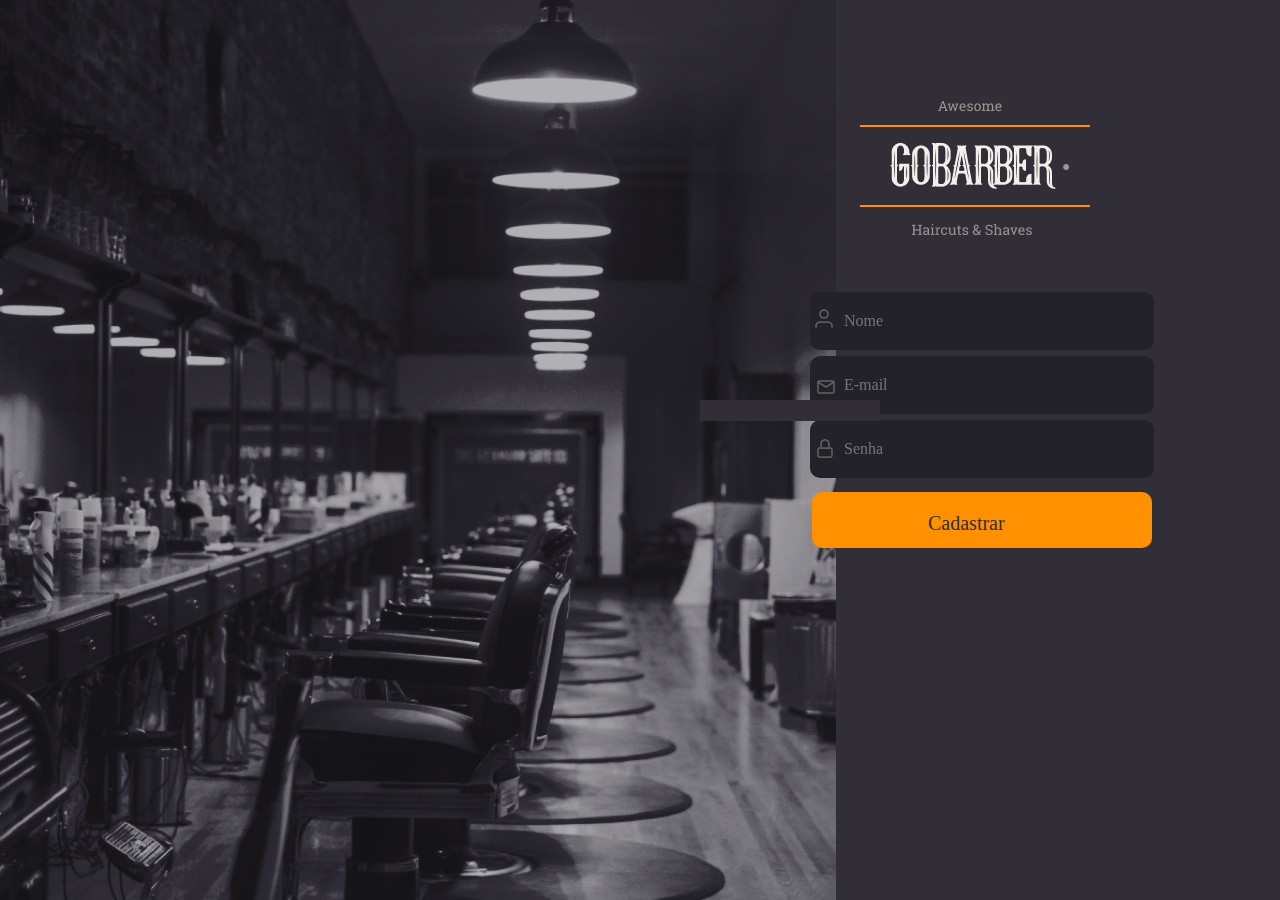
<file: index.html>
<!DOCTYPE html>
<html lang="en">
<head>
    <meta charset="UTF-8">
    <meta http-equiv="X-UA-Compatible" content="IE=edge">
    <meta name="viewport" content="width=device-width, initial-scale=1.0">
    <title>Barber Registration | Page</title>
    <link rel="stylesheet" href="./styles/reset.css" />
    <link rel="stylesheet" href="./styles/styles.css" />
</head>
<body>
    <main>
        <div class="container">
            <div>
                <figure class="image-container">
                  <img
                    class="side-image"
                    src="./images/Imagem.png"
                    alt="Barber Image"
                  />
                </figure>
              </div>
              <div>
                <figure class="second-image-container">
                  <img
                    class="second-side-image"
                    src="./images/Awesome.png"
                    alt="Awesome Icon"
                  />
                </figure>
                <div class="bottom-line"></div>
              </div>
              <div>
                <figure class="first-point-container">
                  <img
                    class="left-side-point"
                    src="./images/Ellipse 2.png"
                    alt="Point Icon"
                  />
                </figure>
              </div>
              <div>
                <figure class="third-image-container">
                  <img
                    class="third-side-image"
                    src="./images/GoBarber.png"
                    alt="Go Barber Icon"
                  />
                </figure>
                <div>
                    <figure class="second-point-container">
                      <img
                        class="right-side-point"
                        src="./images/Ellipse 2.png"
                        alt="Second Point Icon"
                      />
                    </figure>
                  </div>
                  <div>
                    <figure class="bottom-line-container">
                        <img
                          class="bottom-down"
                          src="./images/Rectangle.png"
                          alt="Second Line Icon"
                        />
                    </figure>
                  </div>
              <div>
                <figure class="fourth-image-container">
                  <img
                    class="fourth-side-image"
                    src="./images/Haircuts & Shaves.png"
                    alt="Haircuts Icon"
                  />
                </figure>
              </div>
              <form action="#" id="information-form">
                <img id="icon-name" src="./images/head-name.png" alt="Icone Name">
                <img id="icon-body-name" src="./images/body-name.png" alt="Icone Name">
                <input
                  type="name"
                  placeholder="        Nome"
                  name="name"
                  id="name"
                  required
                />
              </form>   
              <div>
              <form action="#" id="second-form">
                <img id="icon-email" src="./images/triang-email.png" alt="Icone Email">
                <img id="icon-body-email" src="./images/body-email.png" alt="Icone Email">
                <input
                  type="email"
                  placeholder="        E-mail"
                  name="email"
                  id="email"
                  required
                />
              </form>
            </div>      
            <div>
              <form action="#" id="third-form">
                <img id="icon-password" src="./images/cabeça-cadeado.png" alt="Icone Senha">
                <img id="icon-body-password" src="./images/body-cadead.png" alt="Icone Senha">
                <input
                  type="senha"
                  placeholder="        Senha"
                  name="senha"
                  id="senha"
                  required
                />
              </form>
            </div>     
            <div id="cadastro-button">            
              <button type="submit">Cadastrar</button>
            </form>
          </div> 
          <div  id="back-login">
            <button  id="back-button" onclick="Voltar">←    Voltar para o login</button>
          </div>           
        </div>
      </main>
</body>
</html>
</file>
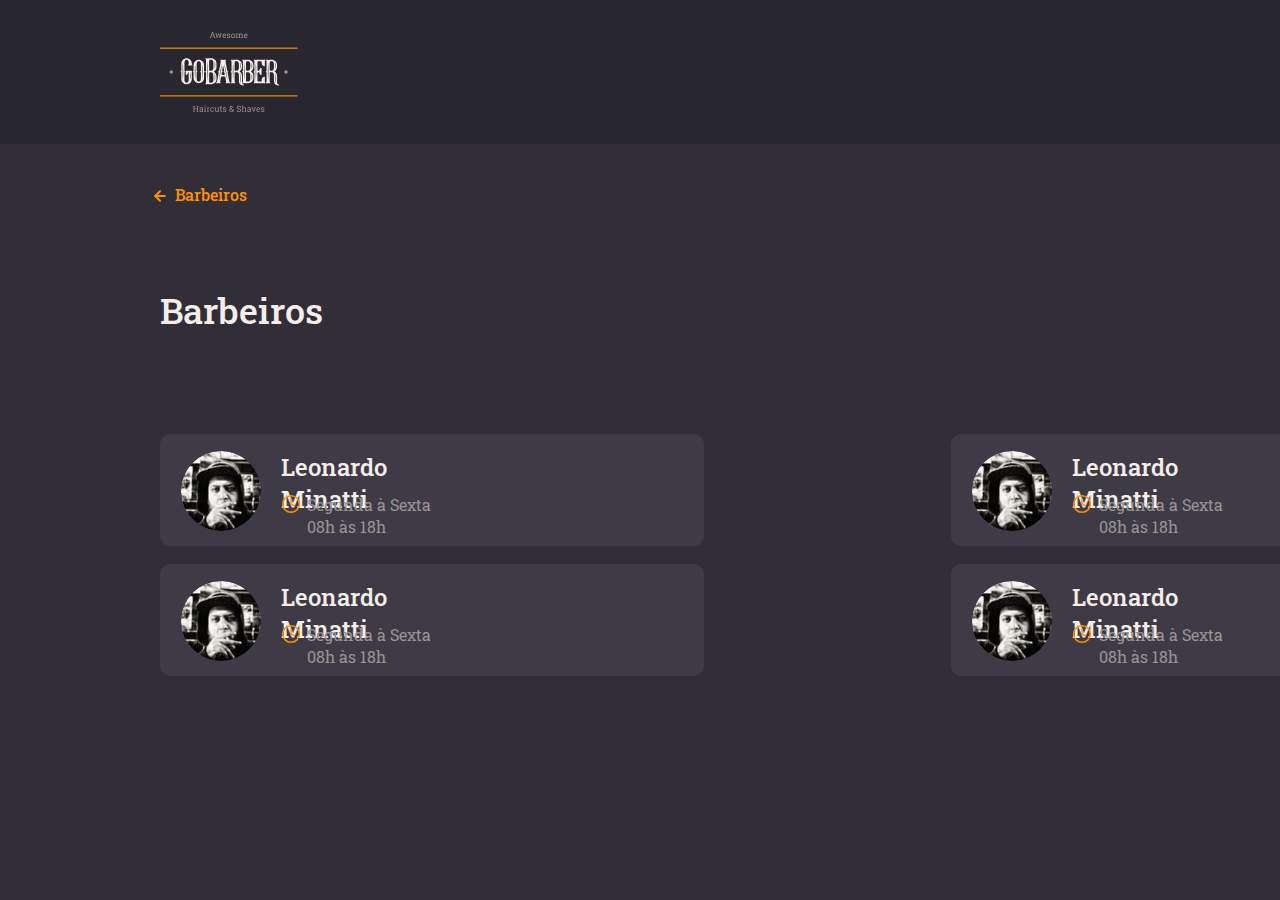
<file: pages/barbeiros.html>
<!DOCTYPE html>
<html lang="en">
<head>
    <meta charset="UTF-8">
    <meta http-equiv="X-UA-Compatible" content="IE=edge">
    <meta name="viewport" content="width=device-width, initial-scale=1.0">
    <title>GoBarber - Barbeiros | Page</title>
    <link rel="stylesheet" href="../styles/reset.css" />
    <link rel="stylesheet" href="../styles/barbeiros.css" />
    <link rel="preconnect" href="https://fonts.googleapis.com">
    <link rel="preconnect" href="https://fonts.gstatic.com" crossorigin>
    <link href="https://fonts.googleapis.com/css2?family=Roboto+Slab&family=Roboto:ital,wght@1,300&display=swap" rel="stylesheet">
</head>
<body>
            <header>
                <figure>
                    <img src="../assets/images-barbeiros/logo.svg" id="logo-gobarber" alt="Logo Gobarber">
                </figure>
                <div class="content">
                    <figure>
                        <img src="../assets/images-barbeiros/foto-login.png" id="login-picture" alt="Foto de Perfil - Login">
                    </figure>
                    <p class="text-welcome">Bem vindo,</p>
                    <p class="name-profile">Tiago Luchtenberg</p>
                    <img src="../assets/icons-barbeiros/icon-sair.svg" id="icon-out" alt="Icone Sair">
                </div>
            </header>
         <figure>
           <img src="../assets/icons-barbeiros/arrow-left.svg" id="arrow-left" alt="Icone Seta para esquerda">  
         </figure>
         <p class="text-barbeiros">Barbeiros</p>
         <h1>Barbeiros</h1>
         <div class="wrapper">
         <div class="container">
            <img src="../assets/images-barbeiros/picture-leonardo.png" id="picture-leonardo" alt="Foto Leonardo Minatti">
            <p class="text-name">Leonardo Minatti</p>
            <img src="../assets/icons-barbeiros/icon-relogio.svg" id="icon-clock" alt="Icone Relogio">
            <p class="week-days">Segunda à Sexta</p>
            <p class="number-hour">08h às 18h</p>
            </div>
             <div class="container-2">
                <img src="../assets/images-barbeiros/picture-leonardo.png" id="picture-leonardo" alt="Foto Leonardo Minatti">
                <p class="text-name">Leonardo Minatti</p>
                <img src="../assets/icons-barbeiros/icon-relogio.svg" id="icon-clock" alt="Icone Relogio">
                <p class="week-days">Segunda à Sexta</p>
                <p class="number-hour">08h às 18h</p>
                </div>
                <div class="container-3">
                    <img src="../assets/images-barbeiros/picture-leonardo.png" id="picture-leonardo" alt="Foto Leonardo Minatti">
                    <p class="text-name">Leonardo Minatti</p>
                    <img src="../assets/icons-barbeiros/icon-relogio.svg" id="icon-clock" alt="Icone Relogio">
                    <p class="week-days">Segunda à Sexta</p>
                    <p class="number-hour">08h às 18h</p>
                    </div>
                    <div class="container-4">
                        <img src="../assets/images-barbeiros/picture-leonardo.png" id="picture-leonardo" alt="Foto Leonardo Minatti">
                        <p class="text-name">Leonardo Minatti</p>
                        <img src="../assets/icons-barbeiros/icon-relogio.svg" id="icon-clock" alt="Icone Relogio">
                        <p class="week-days">Segunda à Sexta</p>
                        <p class="number-hour">08h às 18h</p>
                        </div>
                    </div>
</body>
</html>
</file>
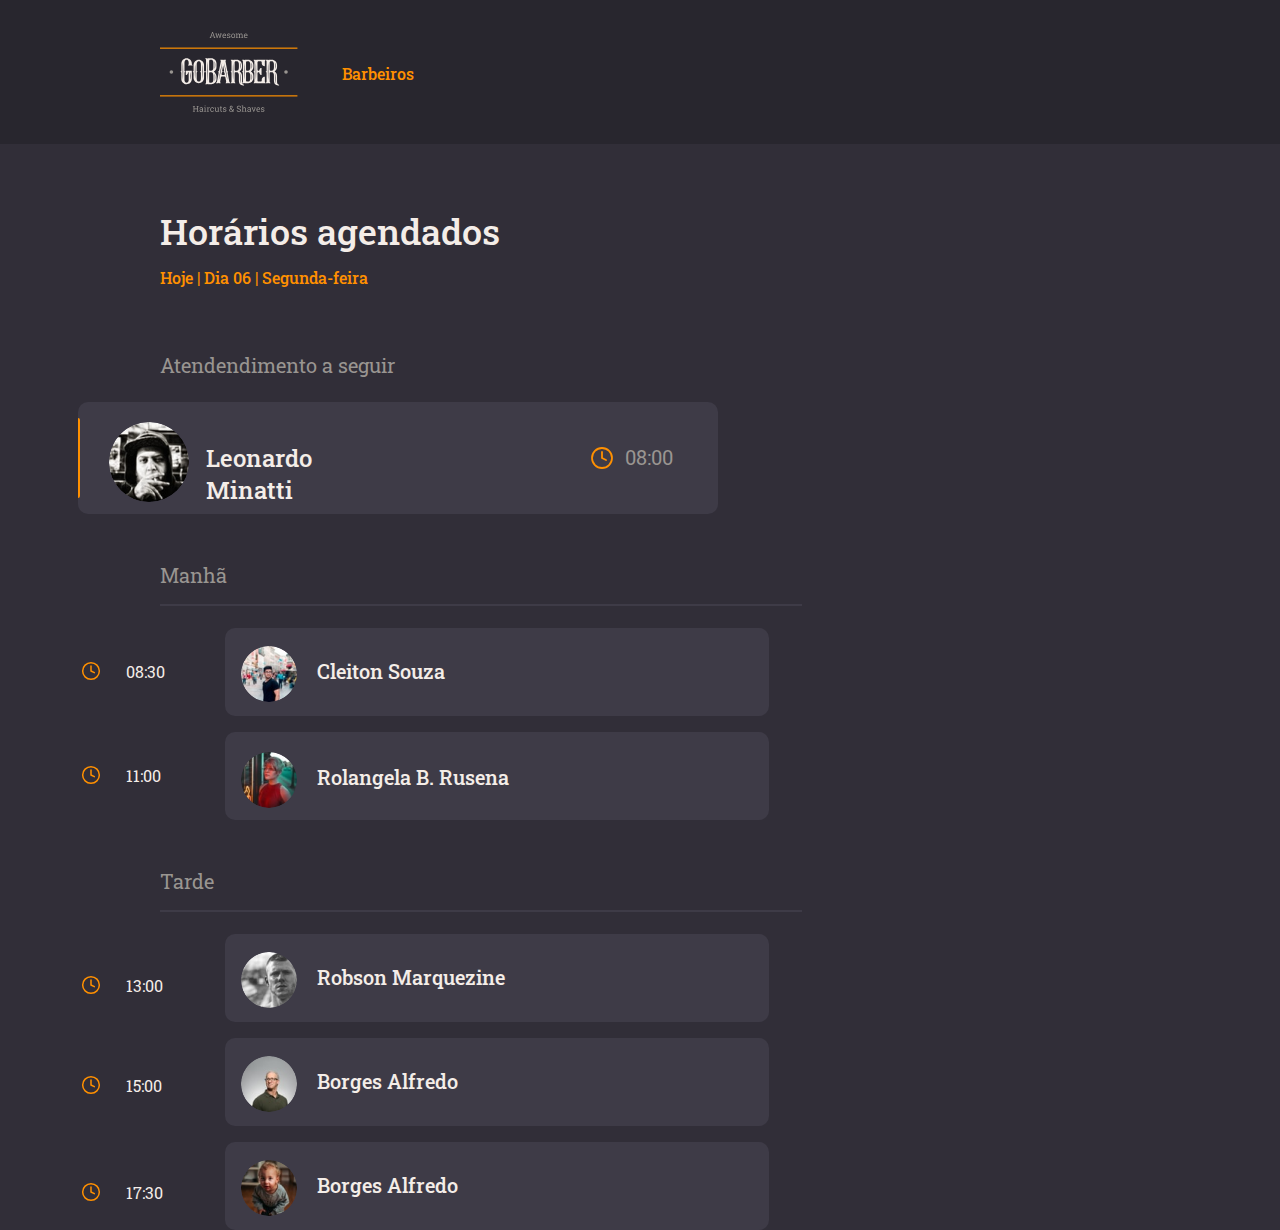
<file: pages/dashboard.html>
<!DOCTYPE html>
<html lang="en">
<head>
    <meta charset="UTF-8">
    <meta http-equiv="X-UA-Compatible" content="IE=edge">
    <meta name="viewport" content="width=device-width, initial-scale=1.0">
    <title>GoBarber Agendamentos | Page </title>
    <link rel="stylesheet" href="../styles/reset.css" />
    <link rel="stylesheet" href="../styles/dashboard.css" />
    <link rel="preconnect" href="https://fonts.googleapis.com">
    <link rel="preconnect" href="https://fonts.gstatic.com" crossorigin>
    <link href="https://fonts.googleapis.com/css2?family=Roboto+Slab&family=Roboto:ital,wght@1,300&display=swap" rel="stylesheet">
</head>
<body>
    <header>
        <figure>
            <img src="../assets/images-dashboard/logo.svg" id="logo-gobarber" alt="Logo Gobarber">
        </figure>
        <p class="text-barbeiros">Barbeiros</p>
        <div class="content">
            <img src="../assets/images-dashboard/foto-login.png" id="login-picture" alt="Foto Perfil de Login">
            <p class="text-welcome">Bem vindo,</p>
            <p class="name-profile">Tiago Luchtenberg</p>
            <img src="../assets/icons-dashboard/icon-sair.svg" id="icon-out" alt="Icone Sair">
        </div>
     </header>
     <main>
         <h1>Horários agendados</h1>
         <span class="text-data">Hoje  |  Dia 06  |  Segunda-feira</span>
            <span class="text-agenda">Atendendimento a seguir</span>
            <div class="container">
            <img src="../assets/images-dashboard/foto-leonardo.png" id="foto-leonardo" alt="Foto Leonardo Minatti">
            <p class="text-name">Leonardo Minatti</p>
            <img src="../assets/icons-dashboard/icon-relogio.svg" id="icon-clock" alt="Icone Relogio">
            <p class="number-hour">08:00</p>
            </div>
            <div class="orange-line"></div>
            <h1 class="text-morning">Manhã</h1>
            <div class="grey-first-line"></div>
            <div class="customers-hours">
            <figure>
                <img src="../assets/images-dashboard/foto-cleiton.png" id="picture-costumer-cleiton" alt="Foto do Cliente Cleiton">
            </figure>
            <p class="costumer-first-name">Cleiton Souza</p>
            </div>
            <div class="costumer-time">
            <figure>
                <img src="../assets/icons-dashboard/icon-relogio.svg" id="icon-time" alt="Icone de Relogio">
            </figure>
            <p class="number-time">08:30</p>
         </div>
         <div class="second-customers-hours">
            <figure>
                <img src="../assets/images-dashboard/foto-rosangela.png" id="picture-costumer-rosangela" alt="Foto do Cliente Rosangela">
            </figure>
            <p class="costumer-second-name">Rolangela B. Rusena</p>
            </div>
            <div class="second-costumer-time">
            <figure>
                <img src="../assets/icons-dashboard/icon-relogio.svg" id="icon-time-2" alt="Icone de Relogio">
            </figure>
            <p class="number-time-2">11:00</p>
         </div>
            <h1 class="text-afternoon">Tarde</h1>
            <div class="grey-second-line"></div>
            <div class="third-customers-hours">
            <figure>
                <img src="../assets/images-dashboard/foto-robson.png" id="picture-costumer-robson" alt="Foto do Cliente Robson">
            </figure>
            <p class="costumer-third-name">Robson Marquezine</p>
            </div>
            <div class="third-costumer-time">
            <figure>
                <img src="../assets/icons-dashboard/icon-relogio.svg" id="icon-time-3" alt="Icone de Relogio">
            </figure>
            <p class="number-time-3">13:00</p>
            </div>
            <div class="fourth-customers-hours">
            <figure>
                <img src="../assets/images-dashboard/foto-borges.png" id="picture-costumer-borges" alt="Foto do Cliente Borges">
            </figure>
            <p class="costumer-fourth-name">Borges Alfredo</p>
            </div>
            <div class="fourth-costumer-time">
            <figure>
                <img src="../assets/icons-dashboard/icon-relogio.svg" id="icon-time-4" alt="Icone de Relogio">
            </figure>
            <p class="number-time-4">15:00</p>
            </div>
            <div class="fifth-customers-hours">
            <figure>
                <img src="../assets/images-dashboard/foto-diego.png" id="picture-costumer-diego" alt="Foto do Cliente Diego">
            </figure>
            <p class="costumer-fifth-name">Borges Alfredo</p>
            </div>
            <div class="fifth-costumer-time">
            <figure>
                <img src="../assets/icons-dashboard/icon-relogio.svg" id="icon-time-5" alt="Icone de Relogio">
            </figure>
            <p class="number-time-5">17:30</p>
         </div>
    </main>
</body>
</html>
</file>
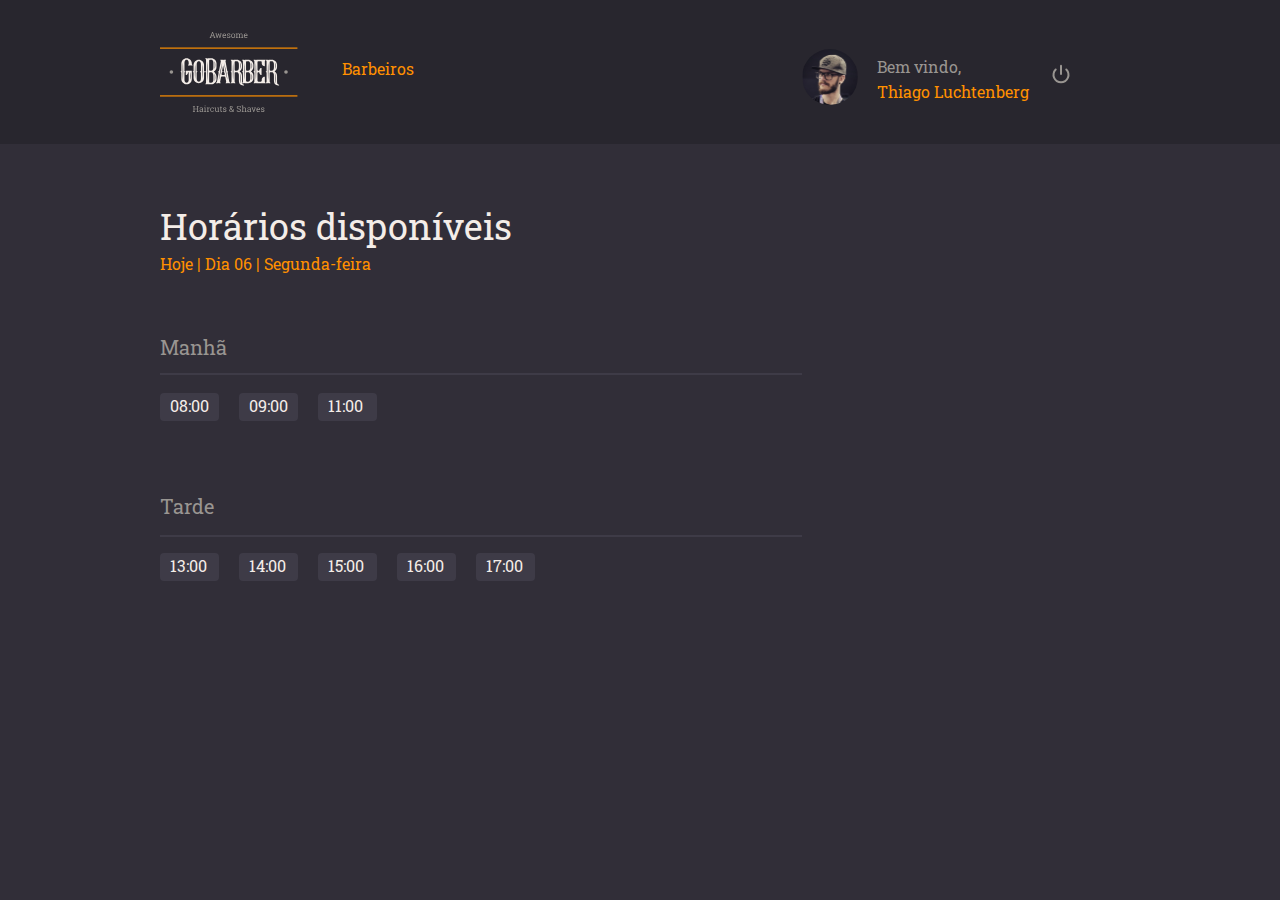
<file: pages/horarios.html>
<!DOCTYPE html>
<html lang="en">
<head>
    <meta charset="UTF-8">
    <meta http-equiv="X-UA-Compatible" content="IE=edge">
    <meta name="viewport" content="width=device-width, initial-scale=1.0">
    <title>Gobarber - Horários Disponíveis | Page </title>
    <link rel="stylesheet" href="../styles/reset.css" />
    <link rel="stylesheet" href="../styles/horarios.css" />
    <link rel="preconnect" href="https://fonts.googleapis.com">
    <link rel="preconnect" href="https://fonts.gstatic.com" crossorigin>
    <link href="https://fonts.googleapis.com/css2?family=Roboto+Slab&family=Roboto:ital,wght@1,300&display=swap" rel="stylesheet">
</head>
<body>
   <header>
       <figure>
           <img src="../assets/images-horarios/logo.svg" id="logo" alt="Logo Go Barber">
       </figure>
       <nav class="container">
           <ul class="menu-items">
               <li>Barbeiros</li>
           </ul>    
       <div class="menu-profile">
           <figure>
               <img src="../assets/images-horarios/foto-perfil.png" id="profile-picture" alt="Imagem de Perfil">
               <div class="welcome">
                   <p id="text-bem-vindo">Bem vindo,</p> <p id="profile-name">Thiago Luchtenberg</p>
               </div>
               <img src="../assets/icons-horarios/icon-sair.svg" id="out-buttom" alt="Botão Sair">
           </figure>
       </div>    
       </nav>
   </header>
   <div class="content">     
       <div class="wrapper">    
               <h1 class="agenda">
                   Horários disponíveis
               </h1>
               <span class="today-date">Hoje  |  Dia 06  |  Segunda-feira</span>
               <p id="grey-morning">Manhã</p>
               <div class="first-grey-line"></div>
               <div class="principais-horarios">
                       <div class="horarios">
                           <p id="horarios-agenda">08:00</p>
                       </div>
                       <div class="horarios">
                           <p id="horarios-agenda">09:00</p>
                       </div>
                       <div class="horarios">
                           <p id="horarios-agenda">11:00</p>
                       </div>
                       <p id="grey-afternoon">Tarde</p>
                       <div class="second-grey-line"></div>
                       <div class="horarios">
                           <p id="horarios-agenda">13:00</p>
                       </div>
                       <div class="horarios">
                           <p id="horarios-agenda">14:00</p>
                       </div>
                       <div class="horarios">
                           <p id="horarios-agenda">15:00</p>
                       </div>
                       <div class="horarios">
                           <p id="horarios-agenda">16:00</p>
                       </div>
                       <div class="horarios">
                           <p id="horarios-agenda">17:00</p>
                       </div>
               </div>
       </div>
   </div>
</body>
</html>
</file>
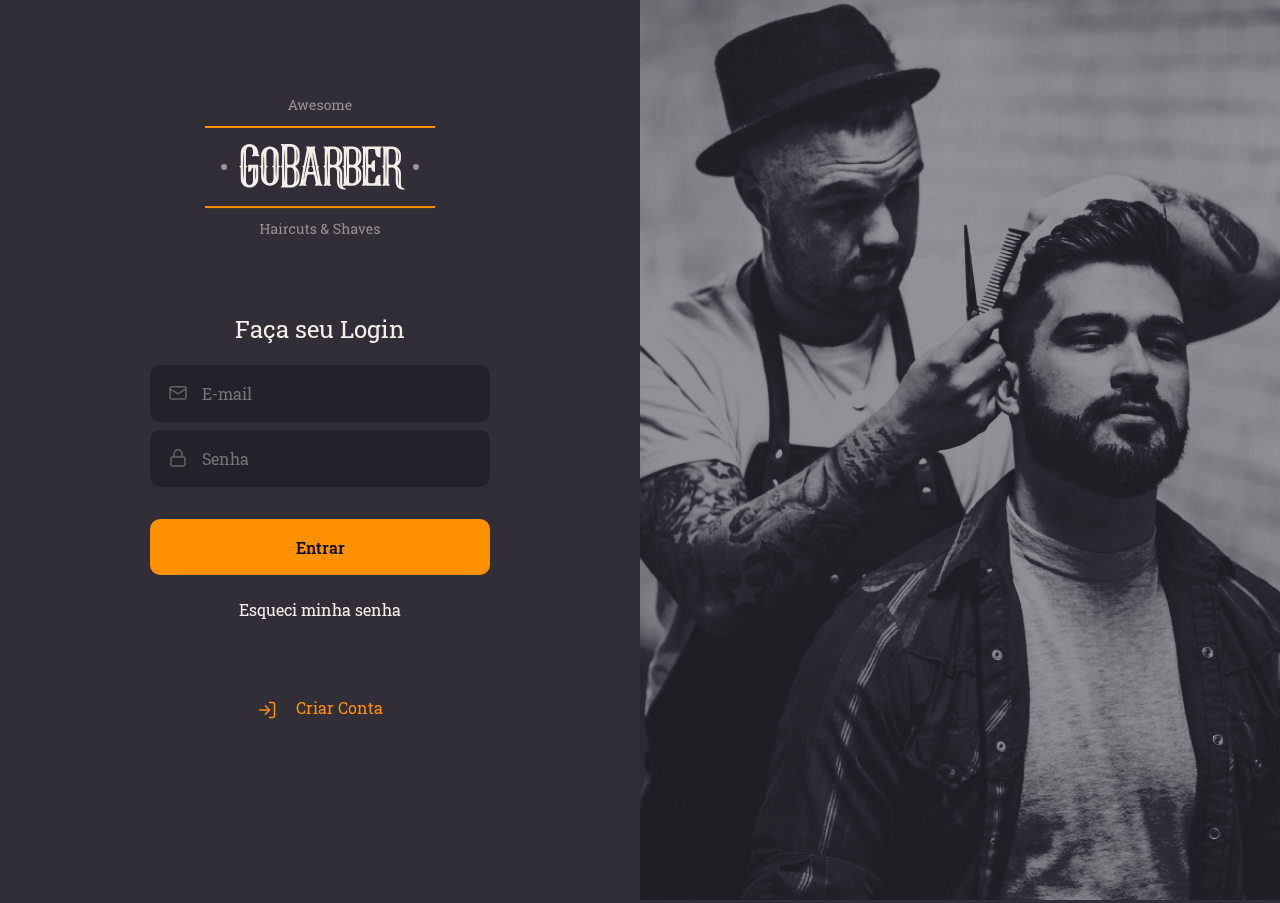
<file: pages/logon.html>
<!DOCTYPE html>
<html lang="en">
<head>
    <meta charset="UTF-8">
    <meta http-equiv="X-UA-Compatible" content="IE=edge">
    <meta name="viewport" content="width=device-width, initial-scale=1.0">
    <title>GoBarber | Logon Page</title>
    <link rel="stylesheet" href="../styles/reset.css" />
    <link rel="stylesheet" href="../styles/logon.css" />
    <link rel="preconnect" href="https://fonts.googleapis.com">
    <link rel="preconnect" href="https://fonts.gstatic.com" crossorigin>
    <link href="https://fonts.googleapis.com/css2?family=Roboto+Slab&family=Roboto:ital,wght@1,300&display=swap" rel="stylesheet">
</head>
<body>
  <main>
    <div class="container">
        <div class="content">
            <div class="wrapper">
              <div class="content-container">
                <figure class="logo">
                  <img src="../assets/images-logon/logo.svg" alt="Logo Go Barber" />
                </figure>
                <h1>Faça seu Login</h1>
            <form action="#" id="login-box">
              <div class="input-box">
                <img
                  class="box-icon"
                  src="../assets/icons-logon/email.svg"
                  alt=""
                />
                <input
                  type="email"
                  name="email"
                  id="email"
                  placeholder="E-mail"
                  required
                />
              </div>
              <div class="input-box">
                <img
                  class="box-icon"
                  src="../assets/icons-logon/password.svg"
                  alt=""
                />
                <input
                  type="password"
                  name="password"
                  id="password"
                  placeholder="Senha"
                  required />
                </div>
              <button id="box-button" type="submit">Entrar</button>
            </form>
          <div class="forgot-password">
            <span>Esqueci minha senha<span>    
            </div>
          <div class="bottom-action">
            <img src="../assets/icons-logon/seta-right.svg" alt="Icone de voltar" />
            <span id="criar-conta">Criar Conta</span>
          </div>
        </div>                                  
    </div>
</div> 
            <div class="side-image">
              <figure>
              <img
                src="../assets/images-logon/image-principal.png"
                id="principal-image"
                alt="Go Barber Imagem Local">
            </figure>
            </div>
      </div>
  </main>
</body>
</html>
</file>
<file: styles/styles.css>
body {
  background-color: #312E38;
}

.container {
 display: grid;
 grid: auto / 50% 50%;
 min-height: 100vh;
}

.image-container {
  opacity: 0.8;
  mix-blend-mode: hard-light;
  position: absolute;
}

.side-image {
  height: 100vh;
  max-width: 1280vh;
  position: absolute;
}

.second-image-container {
 Width: 63.4px;
 Height: 10.11px;
 margin-left: 298px;
 margin-top: 99px;
 position: absolute;
}

.bottom-line {
 height: 2px;
 background-color: #FF9000;
 width: 230.03px;
 margin-left: 220px;
 position: absolute;
 top: 124.98px;
}

.first-point-container {
 position: absolute;
 min-width: 6.03px;
 height: 6.01px;
 margin-left: 1505px;
 top: 158px;
}

.third-image-container {
 Width: 165.34px;
 Height: 45.8px;
 position: absolute;
 margin-left: 250px;
 top: 143px;
}

.second-point-container {
 position: absolute;
 width: 6.03px;
 height: 6.01px;
 margin-left: 423px;
 top: 158px;
}

.bottom-down {
 height: 2px;
 background-color: #FF9000;
 width: 230.03px;
 margin-left: 220px;
 position: absolute;
 top: 205.07px   
}

.fourth-image-container {
 position: absolute;
 width: 119.81px;
 height: 10.82px;
 margin-left: 272px;
 top: 222.18px;
}


#information-form {
  display: flex;
}

#information-form input,
#information-form button {
  border: none;
}

#information-form input {
  width: 340px;
  height: 56px;
  margin-left: 170px;
  top: 292px;
  background: #232129;
  border-radius: 10px; 
}

#name {
  position: absolute;
  width: 45px;
  height: 21px;
  margin-left: 170px;
  top: 307px;
  font-family: 'Roboto Slab';
  font-style: normal;
  font-weight: 400;
  font-size: 16px;
  line-height: 21px;
  color: #666360;
}

#information-form input:focus {
  outline-width: 0;
}


.img-box {
  text-align: center;
}

.image {
  max-width: 650px;
}

#icon-name {
  position: absolute;
  margin-left: 179px;
  top: 309px;
  bottom: 49.6%;
  color: #666360;
  z-index: 1000;
}


#icon-body-name {
  position: absolute;
  margin-left: 175px;
  top: 321px;
  bottom: 49.6%;
  color: #666360;
  z-index: 1000;
}


#second-form input {
  width: 340px;
  height: 56px;
  margin-left: 170px;
  top: 356px;
  background: #232129;
  border-radius: 10px; 
  position: absolute;
  border: none;
}

#email {
  font-family: 'Roboto Slab';
  font-style: normal;
  font-weight: 400;
  font-size: 16px;
  line-height: 21px;
  color: #666360;
}

#icon-email {
  position: absolute;
  margin-left: 177px;
  top: 381px;
  bottom: 49.6%;
  color: #666360;
  z-index: 1000;
}


#icon-body-email {
  position: absolute;
  margin-left: 177px;
  top: 380px;
  bottom: 49.6%;
  color: #666360;
  z-index: 1000;
}

#third-form input {
  width: 340px;
  height: 56px;
  margin-left: 170px;
  top: 420px;
  background: #232129;
  border-radius: 10px; 
  position: absolute;
  border: none;
}

#senha {
  font-family: 'Roboto Slab';
  font-style: normal;
  font-weight: 400;
  font-size: 16px;
  line-height: 21px;
  color: #666360;
}

#icon-password {
  position: absolute;
  margin-left: 180px;
  top: 439px;
  bottom: 49.6%;
  color: #666360;
  z-index: 1000;
}


#icon-body-password {
  position: absolute;
  margin-left: 177px;
  top: 447px;
  bottom: 49.6%;
  color: #666360;
  z-index: 1000;
}

#cadastro-button {
  position: absolute;
  width: 340px;
  height: 56px;
  margin-left: 172px;
  top: 492px;
  background: #FF9000;
  border-radius: 10px;
}

button {
 position: absolute;
 width: 85.29px;
 height: 23.52px;
 margin-left: 110px;
 top: 20px;
 font-family: 'Roboto Slab';
 font-style: normal;
 font-weight: 500;
 font-size: 20px;
 line-height: 21px;
 text-align: center;
 color: #312E38;
 background: #FF9000;
 border: none;
}

#back-login, #back-button {
 position: absolute;
 width: 180px;
 height: 21px;
 left: 700px;
 top: 400px;
 font-family: 'Roboto Slab';
 font-style: normal;
 font-weight: 400;
 font-size: 19px;
 line-height: 21px;
 color: #F4EDE8;
 background-color: #312E38;
}

@media screen and (max-width: 650px) {
.container {
  flex-direction:column;
  gap: 0.8rem;
  }

  #information-form input {
    width: auto;
  }

  #information-form button {
    width: 100%;
    height: 2.5rem;
  }
}

@media screen and (max-width: 1000px) {
  .container {
    grid: auto / auto;
  }
}
</file>
<file: styles/barbeiros.css>
body {
 background-color: #312e38;
}
   
header {    
 background: #28262E;
 height: 144px;
 left: 0px;
 position: absolute;
 top: 0px;
 width: 100%;
}
   
.content {
    position: absolute;
    width: 100px;
    left: 1000px;
    height: 100px;
    top: 20px;
}

.wrapper {
    position: absolute;
    width: 100%;
    top: 284px;
    height: 50%;
}

#logo-gobarber {
 position: absolute;
 width: 137.6px;
 height: 80px;
 margin-left: 160px;
 top: 32px;
}

#login-picture {
 position: absolute;
 width: 56px;
 height: 56px;
 left: 2128.6px;
 top: 44px;
 border-radius: 100%;
}
   
.text-welcome {
 position: absolute;
 width: 142px;
 height: 52px;
 left: 2199.6px;
 top: 46px;
 font-family: 'Roboto Slab';
 font-style: normal;
 font-weight: 400;
 font-size: 16px;
 line-height: 26px;
 color: #999591;
}
  
.name-profile {
 position: absolute;
 width: 142px;
 height: 52px;
 left: 2199.6px;
 top: 72px;
 font-family: 'Roboto Slab';
 font-style: normal;
 font-weight: 400;
 font-size: 16px;
 line-height: 26px;
 color: #FF9000;
}
   
#icon-out {
 position: absolute;
 width: 20px;
 height: 20px;
 left: 2361px;
 top: 62px;
}

#arrow-left {
 position: absolute;
 width: 30px;
 height: 30px;
 margin-left: 145px;
 top: 181px;
}

.text-barbeiros {
 position: absolute;
 width: 73px;
 height: 26px;
 margin-left: 174.6px;
 top: 182px;
 font-family: 'Roboto Slab';
 font-style: normal;
 font-weight: 500;
 font-size: 16px;
 line-height: 26px;
 color: #FF9000;
}

h1 {
 position: absolute;
 width: 164px;
 height: 47px;
 margin-left: 160px;
 top: 287px;
 font-family: 'Roboto Slab';
 font-style: normal;
 font-weight: 500;
 font-size: 36px;
 line-height: 47px;
 color: #F4EDE8;
}

.week-days {
 position: absolute;
 height: 21px;
 width: 125px;
 left: 27.11%;
 right: 70.21%;
 top: 60px;
 font-family: 'Roboto Slab';
 font-style: normal;
 font-weight: 400;
 font-size: 16px;
 line-height: 21px;
 color: #999591;
}

.number-hour {
 position: absolute;
 width: 80px;
 left: 27.11%;
 right: 74.03%;
 top: 82px;
 font-family: 'Roboto Slab';
 font-style: normal;
 font-weight: 400;
 font-size: 16px;
 line-height: 21px;
 color: #999591;
}

.container {
 position: absolute;
 height: 112px;
 width: 544px;
 left: 160px;
 right: 51.11%;
 top: 150px;
 background: #3E3B47;
 border-radius: 10px;
}

.text-name {
 position: absolute;
 height: 32px; 
 width: 198px;
 left: 22.31%;
 right: 66.94%;
 top: 17px;
 font-family: 'Roboto Slab';
 font-style: normal;
 font-weight: 500;
 font-size: 24px;
 line-height: 32px;
 color: #F4EDE8;
}

#picture-leonardo {
 position: absolute;
 height: 80px;
 left: 3.78%;
 right: 81.67%;
 top: 17px;
 background:#423F4D;
 border-radius: 40px;
}

#icon-clock {
 position: absolute;
 height: 20px;
 left: 22.31%;
 right: 79.31%;
 top: 60px;
}

.container-2 {
 position: absolute;
 height: 112px;
 width: 544px;
 left: 21.3%;
 right: 12.22%;
 top: 150px;
 background: #3E3B47;
 border-radius: 10px;
}

.container-3 {
 position: absolute;
 height: 112px;
 width: 544px;
 left: 4.7%;
 right: 51.11%;
 top: 280px; 
 background: #3E3B47;
 border-radius: 10px;
}

.container-4 {
 position: absolute;
 height: 112px;
 width: 544px;
 left: 21.3%;
 right: 12.22%;
 top: 280px;
 background: #3E3B47;
 border-radius: 10px;
}

@media screen and (min-width: 320px) and (max-width:425px) {
header{
    width: 168%;
    position: absolute;
}
    .content {
    position: absolute;
    left:-1840px;
    }
    .wrapper {
    margin: 0%;
    }
    #logo-gobarber, h1 {
        margin-left: 2rem ;
    }
    .text-barbeiros{
        margin-left: 3rem;
    }
    #arrow-left{
      margin-left: 1rem;
    }
.container {
    left: 20px;
}
.container-2 {
    top: 290px;
    left: 20px;
    right: 51.11%;
}

.container-3 {
    top: 420px;
    left: 20px;
    right: 51.11%;
}

.container-4 {
    top: 550px;
    left: 20px;
    right: 51.11%;
}
}

@media screen and (min-width: 426px) and (max-width:767px) {
    header{
        position: absolute;
    }

    .container {
        height: 112px;
        width: 544px;
        position: absolute;
    }   
     .container-2 {
        top: 541px;
        left: 160px;
        right: 51.11%;
        height: 112px;
        width: 544px;
        position: absolute;
       }
       
       .container-3 {
        top: 681px;
        left: 160px;
        right: 51.11%;
        height: 112px;
        width: 544px;
        position: absolute;
       }
       
       .container-4 {
        top: 820px;
        left: 160px;
        right: 51.11%;
        height: 112px;
        width: 544px;
        position: absolute;
       }
    
}


@media screen and (min-width: 768px) and (max-width:1023px) {

    header{
        width: 171%;
        position: absolute;
    }
.content {
        position: relative;
        left: -1065px;
        margin-right: 10px;
    }

    .container {
        left: 160px;
        right: 51.11%;
        height: 112px;
        width: 544px;
        position: absolute;
    }   
     .container-2 {
        left: 99.3%;
        right: 12.22%;
        height: 112px;
        width: 544px;
        position: absolute;
       }
       
       .container-3 {
        left: 160px;
        right: 51.11%;
        height: 112px;
        width: 544px;
        position: absolute;
       }
       
       .container-4 {
        left: 99.3%;
        right: 12.22%;
        height: 112px;
        width: 544px;
        position: absolute;
       }  
}

@media screen and (min-width: 1024px) and (max-width:1439px) {

    header{
        position: absolute;
        width: 160%;
    }
    .content {
        position: absolute;
        left: -741px;
    }

    .container {
        left: 160px;
        right: 51.11%;
        height: 112px;
        width: 544px;
        position: absolute;
    }   
     .container-2 {
        left: 74.3%;
        right: 12.22%;
        height: 112px;
        width: 544px;
        position: absolute;
       }
       
       .container-3 {
        left: 160px;
        right: 51.11%;
        height: 112px;
        width: 544px;
        position: absolute;
       }
       
       .container-4 {
        left: 74.3%;
        right: 12.22%;
        height: 112px;
        width: 544px;
        position: absolute;
       }  
}

@media screen and (min-width: 1440px) and (max-width:1999px) {
   
    header{
        width: 100%;
        position: absolute;
    }
    .content {
        position: absolute;
        left: -946px;
    }

    .wrapper {
        width: 70%;
    }

    .container {
        left: 160px;
        right: 51.11%;
        height: 112px;
        width: 544px;
        position: absolute;
    }   
     .container-2 {
        left: 74.3%;
        right: 12.22%;
        height: 112px;
        width: 544px;
        position: absolute;
       }
       
       .container-3 {
        left: 160px;
        right: 51.11%;
        height: 112px;
        width: 544px;
        position: absolute;
       }
       
       .container-4 {
        left: 74.3%;
        right: 12.22%;
        height: 112px;
        width: 544px;
        position: absolute;
       }  
}

@media screen and (min-width: 2000px) and (max-width:2560px) {
    header{
        width: 121%;
        position: absolute;
    }
    .content {
        position: absolute;
        left: 150px;
    }

    .wrapper {
        width: 70%;
    }

    .container {
        left: 160px;
        right: 51.11%;
        height: 112px;
        width: 544px;
        position: absolute;
    }   
     .container-2 {
        left: 42%;
        height: 112px;
        width: 544px;
        position: absolute;
       }
       
       .container-3 {
        left: 160px;
        right: 51.11%;
        height: 112px;
        width: 544px;
        position: absolute;
       }
       
       .container-4 {
        left: 42%;
        height: 112px;
        width: 544px;
        position: absolute;
       }  

}
</file>
<file: styles/dashboard.css>
body {
 background-color: #312e38;
}

header {    
 background: #28262E;
 height: 144px;
 left: 0px;
 position: absolute;
 top: 0px;
 width: 100%;
}

#logo-gobarber {
 position: absolute;
 width: 137.6px;
 height: 80px;
 left: 160px;
 top: 32px;
}

.text-barbeiros {
 position: absolute;
 width: 73px;
 height: 26px;
 left: 341.6px;
 top: 61px;    
 font-family: 'Roboto Slab';
 font-style: normal;
 font-weight: 500;
 font-size: 16px;
 line-height: 26px; 
 color: #FF9000;
}

#login-picture {
 position: absolute;
 width: 56px;
 height: 56px;
 left: 1628.6px;
 top: 44px;
 border-radius: 100%;
}

.text-welcome {
 position: absolute;
 width: 142px;
 height: 52px;
 left: 1700.6px;
 top: 46px;
 font-family: 'Roboto Slab';
 font-style: normal;
 font-weight: 400;
 font-size: 16px;
 line-height: 26px;
 color: #999591;
}

.name-profile {
 position: absolute;
 width: 142px;
 height: 52px;
 left: 1700.6px;
 top: 72px;
 font-family: 'Roboto Slab';
 font-style: normal;
 font-weight: 400;
 font-size: 16px;
 line-height: 26px;
 color: #FF9000;
}

#icon-out {
 position: absolute;
 width: 20px;
 height: 20px;
 left: 1861px;
 top: 62px;
}

h1 {
 position: absolute;
 width: 341px;
 height: 47px;
 left: 160px;
 top: 208px;
 font-family: 'Roboto Slab';
 font-style: normal;
 font-weight: 500;
 font-size: 36px;
 line-height: 47px;
 color: #F4EDE8;
}

.text-data {
 position: absolute;
 width: 227px;
 height: 21px;
 left: 160px;
 top: 267px;
 font-family: 'Roboto Slab';
 font-style: normal;
 font-weight: 500;
 font-size: 16px;
 line-height: 21px;
 color: #FF9000;
}

.text-agenda {
 position: absolute;
 width: 240px;
 height: 26px;
 left: 160px;
 top: 352px;
 font-family: 'Roboto Slab';
 font-style: normal;
 font-weight: 400;
 font-size: 20px;
 line-height: 26px;
 color: #999591;
}

.container {
 position: absolute;
 height: 112px;
 width: 640px;
 left: 6.11%;
 right: 30.44%;
 top: 402px;
 background: #3E3B47;
 border-radius: 10px;
}

#foto-leonardo {
 position: absolute;
 height: 80px;
 left: 4.78%;
 right: 81.67%;
 top: 20px;
 background: #423F4D;
 border-radius: 40px;
}

.text-name {
 position: absolute;
 height: 32px;
 width: 198px;
 left: 20%;
 right: 66.25%;
 top: 40px;
 font-family: 'Roboto Slab';
 font-style: normal;
 font-weight: 500;
 font-size: 24px;
 line-height: 32px;
 color: #F4EDE8;
}

#icon-clock {
 position: absolute;
 height: 24px;
 left: 80%;
 right: 70.28%;
 top: 44px;
}

.number-hour {
 position: absolute;
 height: 26px;
 left: 85.42%;
 right: 46.11%;
 top: 42px;
 font-family: 'Roboto Slab';
 font-style: normal;
 font-weight: 400;
 font-size: 20px;
 line-height: 26px;
 color: #999591;
}

.orange-line {
 position: absolute;
 height: 80px;
 width: 2px;
 left: 6.1%;
 right: 88.50%;
 top: 418px;
 background: #FF9000;
 border-radius: 10px 0px 0px 10px;
 transform: matrix(-1, 0, 0, 1, 0, 0);
}

.text-morning {
 position: absolute;
 width: 67px;
 height: 26px;
 left: 160px;
 top: 562px;
 font-family: 'Roboto Slab';
 font-style: normal;
 font-weight: 400;
 font-size: 20px;
 line-height: 26px;
 color: #999591; 
}

.grey-first-line {
 position: absolute;
 width: 640px;
 height: 0px;
 left: 160px;
 top: 604px;
 border: 1px solid #3E3B47;
}

.customers-hours {
 position: absolute;
 height: 88px;
 width: 544px;
 left: 9.78%;
 right: 44.44%;
 top: 628px;
 background: #3E3B47;
 border-radius: 10px;
}

#picture-costumer-cleiton {
 position: absolute;
 height: 56px;
 left: 2.89%;
 right: 77.22%;
 top: 18px;
 background: #423F4D;
 border-radius: 40px;
}

.costumer-first-name {
 position: absolute;
 height: 26px;
 width: 129px;
 left: 16.89%;
 right: 67.15%;
 top: 30px;
 font-family: 'Roboto Slab';
 font-style: normal;
 font-weight: 500;
 font-size: 20px;
 line-height: 26px;
 color: #F4EDE8;
}

#icon-time {
 position: absolute;
 left: 6.33%;
 right: 8.33%;
 top: 661px;
}

.number-time {
 position: absolute;
 height: 21px;
 left: 7.5%;
 right: 84.03%;
 top: 661px;
 font-family: 'Roboto Slab';
 font-style: normal;
 font-weight: 400;
 font-size: 16px;
 line-height: 21px;
 color: #F4EDE8;  
}

.second-customers-hours {
 position: absolute;
 height: 88px;
 width: 544px;
 left: 9.78%;
 right: 44.44%;
 top: 732px;
 background: #3E3B47;
 border-radius: 10px;
}

#picture-costumer-rosangela {
 position: absolute;
 height: 56px;
 left: 2.89%;
 right: 77.22%;
 top: 20px;
 background: #423F4D;
 border-radius: 40px;
}

.costumer-second-name {
 position: absolute;
 height: 26px;
 width: 193px;
 left: 16.89%;
 right: 62.71%;
 top: 32px;
 font-family: 'Roboto Slab';
 font-style: normal;
 font-weight: 500;
 font-size: 20px;
 line-height: 26px;
 color: #F4EDE8;
}

#icon-time-2 {
 position: absolute;
 left: 6.33%;
 right: 8.33%;
 top: 765px; 
}

.number-time-2 {
 position: absolute;
 height: 21px;
 left: 7.5%;
 right: 84.38%;
 top: 765px;
 font-family: 'Roboto Slab';
 font-style: normal;
 font-weight: 400;
 font-size: 16px;
 line-height: 21px;
 color: #F4EDE8;   
}

.text-afternoon {
 position: absolute;
 width: 54px;
 height: 26px;
 left: 160px;
 top: 868px;
 font-family: 'Roboto Slab';
 font-style: normal;
 font-weight: 400;
 font-size: 20px;
 line-height: 26px;
 color: #999591;
}

.grey-second-line {
 position: absolute;
 width: 640px;
 height: 0px;
 left: 160px;
 top: 910px;
 border: 1px solid #3E3B47;
}

.third-customers-hours {
 position: absolute;
 height: 88px;
 width: 544px;
 left: 9.78%;
 right: 44.44%;
 top: 934px;
 background: #3E3B47;
 border-radius: 10px;
}

#picture-costumer-robson {
 position: absolute;
 height: 56px;
 left: 2.89%;
 right: 77.22%;
 top: 18px;
 background: #423F4D;
 border-radius: 40px;
}

.costumer-third-name {
 position: absolute;
 height: 26px;
 width: 189px;
 left: 16.89%;
 right: 62.99%;
 top: 30px;
 font-family: 'Roboto Slab';
 font-style: normal;
 font-weight: 500;
 font-size: 20px;
 line-height: 26px;
 display: flex;
 align-items: center;
 color: #F4EDE8;
}

#icon-time-3 {
 position: absolute;
 left: 6.33%;
 right: 8.33%;
 top: 975px;
 bottom: 8.33%;
}

.number-time-3 {
 position: absolute;
 height: 21px;
 left: 7.5%;
 right: 84.24%;
 top: 975px;
 font-family: 'Roboto Slab';
 font-style: normal;
 font-weight: 400;
 font-size: 16px;
 line-height: 21px;
 color: #F4EDE8; 
}

.fourth-customers-hours {
 position: absolute;
 height: 88px;
 width: 544px;
 left: 9.78%;
 right: 44.44%;
 top: 1038px;
 background: #3E3B47;
 border-radius: 10px;
}
   
#picture-costumer-borges {
 position: absolute;
 height: 56px;
 left: 2.89%;
 right: 77.22%;
 top: 18px;
 background: #423F4D;
 border-radius: 40px;
}
   
.costumer-fourth-name {
 position: absolute;
 height: 26px;
 width: 189px;
 left: 16.89%;
 right: 62.99%;
 top: 30px;
 font-family: 'Roboto Slab';
 font-style: normal;
 font-weight: 500;
 font-size: 20px;
 line-height: 26px;
 display: flex;
 align-items: center;
 color: #F4EDE8;
}
   
#icon-time-4 {
 position: absolute;
 left: 6.33%;
 right: 8.33%;
 top: 1075px;
 bottom: 8.33%;
}
   
.number-time-4 {
 position: absolute;
 height: 21px;
 left: 7.5%;
 right: 84.24%;
 top: 1075px;
 font-family: 'Roboto Slab';
 font-style: normal;
 font-weight: 400;
 font-size: 16px;
 line-height: 21px;
 color: #F4EDE8; 
}

.fifth-customers-hours {
 position: absolute;
 height: 88px;
 width: 544px;
 left: 9.78%;
 right: 44.44%;
 top: 1142px;
 background: #3E3B47;
 border-radius: 10px;
}
      
#picture-costumer-diego {
 position: absolute;
 height: 56px;
 left: 2.89%;
 right: 77.22%;
 top: 18px;
 background: #423F4D;
 border-radius: 40px;
}
      
.costumer-fifth-name {
 position: absolute;
 height: 26px;
 width: 189px;
 left: 16.89%;
 right: 62.99%;
 top: 30px;
 font-family: 'Roboto Slab';
 font-style: normal;
 font-weight: 500;
 font-size: 20px;
 line-height: 26px;
 display: flex;
 align-items: center;
 color: #F4EDE8;
}
      
#icon-time-5 {
 position: absolute;
 left: 6.33%;
 right: 8.33%;
 top: 1182px;
 bottom: 8.33%;
}
      
.number-time-5 {
 position: absolute;
 height: 21px;
 left: 7.5%;
 right: 84.24%;
 top: 1182px;
 font-family: 'Roboto Slab';
 font-style: normal;
 font-weight: 400;
 font-size: 16px;
 line-height: 21px;
 color: #F4EDE8; 
}

@media screen and (min-width: 320px) and (max-width:425px) {
header{
    width: 500%;
    position: absolute;
}
.customers-hours, .second-customers-hours, .third-customers-hours, .fourth-customers-hours, .fifth-customers-hours {
    margin-left: 200px;
    position: absolute;
} 
.number-time, .number-time-2, .number-time-3, .number-time-4, .number-time-5 {
    margin-left: 30px; 
    position: absolute;
}

.content {
    position: absolute;
    left: -649px;
    display: flex;
    flex-direction: column;
}

 }   

@media screen and (min-width: 768px) and (max-width:1023px) {
header{
 width: 500%; 
 position: absolute;
}

.customers-hours, .second-customers-hours, .third-customers-hours, .fourth-customers-hours, .fifth-customers-hours {
    margin-left: 100px;
    position: absolute;
} 
.number-time, .number-time-2, .number-time-3, .number-time-4, .number-time-5 {
    margin-left: 30px; 
    position: absolute;
}
.text-welcome, .name-profile, #icon-out, #login-picture {
    margin-left: 300px;
    position: absolute;
 }

}      

@media screen and (min-width: 1024px) and (max-width:1440px) {
header{
    width: 500%;    
    position: absolute;
}
    
.customers-hours, .second-customers-hours, .third-customers-hours, .fourth-customers-hours, .fifth-customers-hours {
    margin-left: 100px;
    position: absolute;
} 
.number-time, .number-time-2, .number-time-3, .number-time-4, .number-time-5 {
    margin-left: 30px;
    position: absolute; 
}
.text-welcome, .name-profile, #icon-out, #login-picture {
    margin-left: 1618px;
    position: absolute;
}

}
</file>
<file: styles/horarios.css>
header{
  position: relative;
  height: 144px;
  width: 100%;
  background-color: #28262E;
  }
  
  body{
  background-color: #312E38;
  }
  
  #logo{
  position: absolute;
  width: 137.6px;
  left: 160px;
  top: 32px;
  margin-right: 44px;
  } 
  
  li{
  position: absolute;
  color: #FF9000;
  height: 26px;
  font-size: 16px;
  left: 341.6px;
  top: 61px;
  font-family: 'Roboto Slab';
  cursor: pointer;
  }
  
  #out-buttom{
  position: absolute;
  right: 12px;
  top: 20px;
  }
  
  .menu-profile{
  position: absolute;
  top: 44px;
  right: 197.4px;
  flex-direction: row;
  width: 300px;
  }
  
  #profile-picture{
  border-radius: 50%;
  width: 56px;
  height: 56px;
  right: -19px;
  top: 05px;
  position: relative;
  }
  
  .welcome{
  position: absolute;
  right: 54px;
  top: 10px;
  line-height: 25px;
  }
  
  #text-bem-vindo{
  font-family: 'Roboto Slab';
  color: #999591;
  font-size: 16px;
  }
  
  #profile-name{
  font-family: 'Roboto Slab';
  font-size: 16px;
  color:#FF9000;
  }
  
  .agenda{
  font-family: 'Roboto Slab';
  font-size: 36px;
  color: #F4EDE8;
  margin-bottom: 12px;
  width: 100%;
  height: 100%;
  }
  
  .today-date{
  font-family: 'Roboto Slab';
  font-size: 16px;
  color: #FF9000;
  margin-top: 12px;
  }
  
  .wrapper{
  position: relative;
  max-width: 640px;
  height: 100%;
  width: 100%;
  margin: 64px 0px 0px 160px;
  justify-content: space-between;
  }
  
  #grey-morning{
  font-family: 'Roboto Slab';
  font-size: 20px;
  color: #999591;
  margin-top: 64px;
  }
  
  
  .first-grey-line{
    position: absolute;  
    width: 640px;
    height: 0px;  
    margin-top: 16px;
    border: 1px solid #3E3B47;
  }
  

  .principais-horarios{
    position: absolute;
    flex-direction: row;
    width: 400px;
    height: 400px;
    top: 167px;
  }
  
  
  .horarios{
    position: relative;
    display: inline-block;
    flex-direction: row;
    background-color: #3E3B47;
    width: 59px;
    height: 28px;
    border-radius: 4px;
    margin-right: 16px;
    margin-top: 19px;
    transform: translateY(-1px);
  }
  
  #grey-afternoon{
  font-family: 'Roboto Slab';
  font-size: 20px;
  color: #999591;
  margin-top: 74px;
  margin-bottom: 19px;
  } 
  
  #horarios-agenda{
    position: relative;
    font-family: 'Roboto Slab';
    color: #F4EDE8;
    font-size: 16px;
    left: 10px;
    top: 5px;
  }
  
  .second-grey-line{
    position: absolute;  
    width: 640px;
    height: 0px;  
    border: 1px solid #3E3B47;
  }
  
  @media screen and (min-width: 320px) and (max-width:768px) {
  header{
    width: 397%;
  }

  .menu-profile {
    right: -9.6px;
  }
}
</file>
<file: styles/logon.css>
body {
 background-color: #312e38;
 overflow-y: hidden;
  
}

.container {
 display: grid;
 grid: auto  / 50% 50%;
}
  
#principal-image {
 background-blend-mode: darken;
 min-height: 100vh;
 width: 100%;
 object-fit: cover;
 mix-blend-mode: hard-light;
 opacity: 0.8;
}
  
#login-box {
 display: flex;
 flex-direction: column;
 gap: 08px;
 width: 100%;
}
    
.logo {
 margin-bottom: 80px;
}
  
.content {
 padding: 100px 0;
}
 
.content-container {
 align-items: center;
 display: flex; 
 flex-direction: column;
 width: 100%;
}
  
.wrapper {
 max-width: 340px;
 height: 100%;
 margin: auto;
 display: flex;
 flex-direction: column;
 align-items: center;
 justify-content: space-between;
}
    
#login-box {
 display: flex;
 gap: 08px;
 flex-direction: column;
 width: 100%;
}
  
#login-box input {
 background-color: #232129; 
 box-sizing: border-box; 
 border: none;
 border-radius: 10px;
 color: rgb(226, 138, 6);
 display: flex;
 font-size: 1rem;
 font-family: 'Roboto Slab';
 padding: 18px 0 18px 52px;
 width: 100%;
}
  
#login-box input:focus {
 border: 1px solid #ff9000;
 box-shadow: none;
 outline: none !important;
}
  
.input-box {
 display: flex;
 width: 100%;
}
  
#box-button{
 background-color: #FF9000;
 border: none;
 border-radius: 10px;
 cursor: pointer;
 font-size: 16px;
 font-family: 'Roboto Slab'; 
 font-weight: 500; 
 height: 56px;
 line-height: 21px;
 margin-top: 24px;
 transition: 0.2s ease;
 width: 340px;
}
  
#box-button:hover{
 background-color: #96590a; ;
}
  
.box-icon {
 margin-left: 18px;
 position: absolute;
 transform: translateY(105%);
}
  
h1 {
 color: rgba(244, 237, 232, 1);
 font-family: 'Roboto Slab';
 font-size: 24px;
 margin-bottom: 24px;
}
  
.forgot-password {  
 align-items: center;
 display: flex;
 margin-top: 24px;
 margin-bottom: 80px;
}
  
.forgot-password span{ 
 color:  rgba(244, 237, 232, 1);
 cursor: pointer;
 font-family: 'Roboto Slab';
 font-size: 16px;
 height: 21px;
 line-height: 21px;
 text-align: center;
}
  
.bottom-action{
 color:  #FF9000;
 cursor: pointer;
 display: flex;
 font-family: 'Roboto Slab';
 font-size: 16px;
 gap: 18.5px;
}
  
@media screen and (max-width: 1089px) {
.container {
 display: flex;
 flex-direction: column;
}
}
</file>
